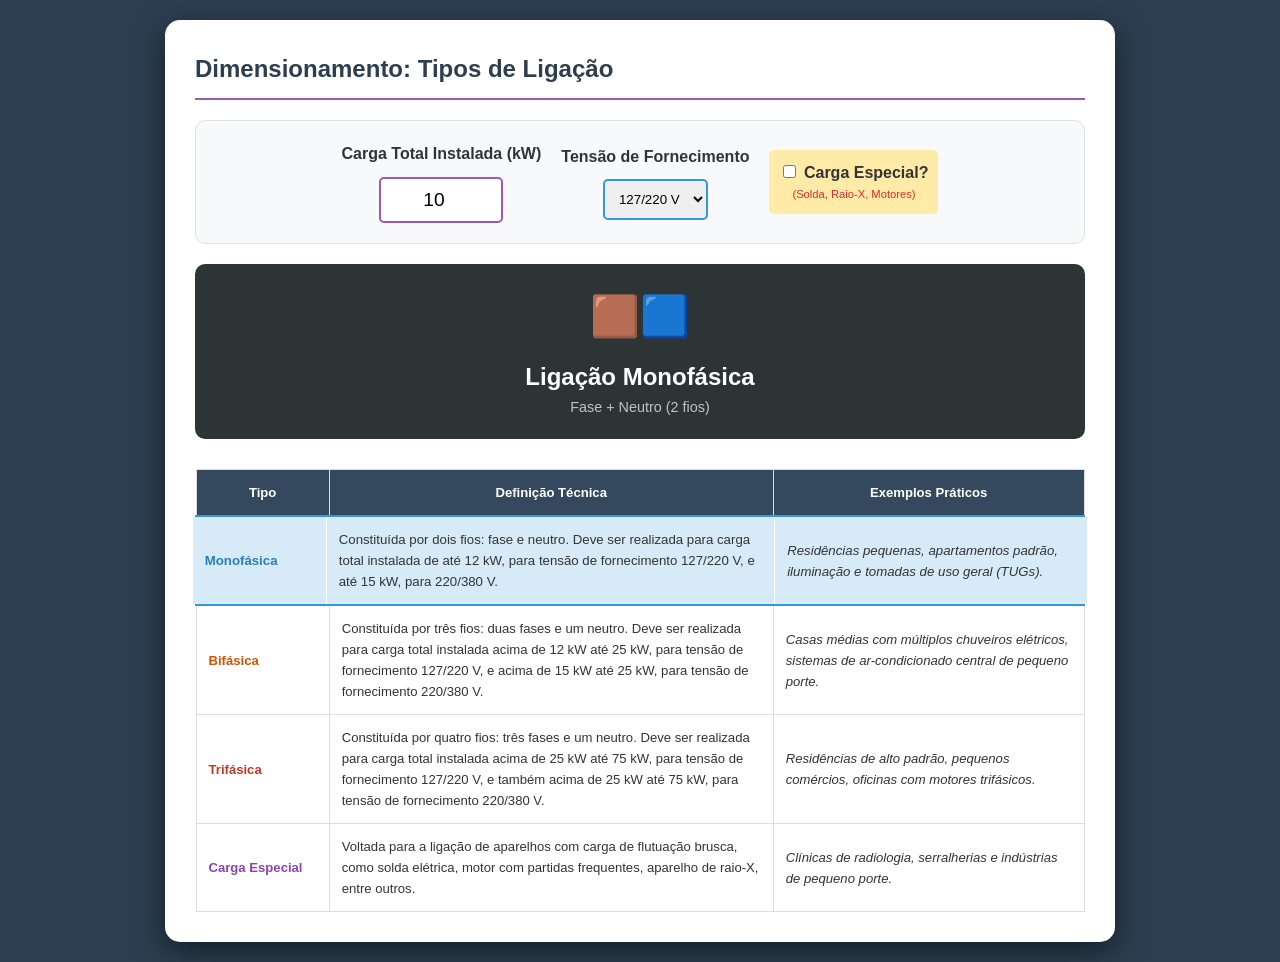
<file: pagina_nove.html>
<!DOCTYPE html>
<html lang="pt-br">
<head>
    <meta charset="UTF-8">
    <meta name="viewport" content="width=device-width, initial-scale=1.0">
    <title>Tipos de Ligação - Dimensionamento</title>
</head>
<body style="font-family: 'Segoe UI', Tahoma, Geneva, Verdana, sans-serif; background: #2c3e50; color: #fff; padding: 20px; line-height: 1.6; margin: 0; display: flex; flex-direction: column; align-items: center;">

<div class="container" style="max-width: 950px; width: 100%; margin: 0 auto; background: #fff; color: #333; padding: 30px; border-radius: 15px; box-shadow: 0 10px 30px rgba(0,0,0,0.5); box-sizing: border-box;">
    
    <h2 style="border-bottom: 2px solid #9b59b6; padding-bottom: 10px; color: #2c3e50; margin-top: 0;">Dimensionamento: Tipos de Ligação</h2>

    <div style="background: #f8f9fa; padding: 20px; border-radius: 10px; border: 1px solid #dee2e6; margin-bottom: 20px; display: flex; flex-wrap: wrap; gap: 20px; align-items: center; justify-content: center;">
        <div style="text-align: center;">
            <label style="display: block; font-weight: bold; margin-bottom: 10px;">Carga Total Instalada (kW)</label>
            <input type="number" id="loadInput" value="10" step="1" min="0" max="100" style="padding: 10px; width: 100px; border-radius: 5px; border: 2px solid #9b59b6; font-size: 1.2em; text-align: center;">
        </div>
        
        <div style="text-align: center;">
            <label style="display: block; font-weight: bold; margin-bottom: 10px;">Tensão de Fornecimento</label>
            <select id="voltageSelect" style="padding: 10px; border-radius: 5px; border: 2px solid #3498db;">
                <option value="127">127/220 V</option>
                <option value="220">220/380 V</option>
            </select>
        </div>

        <div style="text-align: center; background: #ffeaa7; padding: 10px; border-radius: 5px;">
            <label style="font-weight: bold; cursor: pointer;">
                <input type="checkbox" id="specialLoad"> Carga Especial?
            </label>
            <div style="font-size: 0.7em; color: #d63031;">(Solda, Raio-X, Motores)</div>
        </div>
    </div>

    <div id="result-visual" style="text-align: center; margin-bottom: 30px; padding: 20px; background: #2d3436; border-radius: 10px; color: #fab1a0;">
        <div id="wiring-viz" style="font-size: 2.5em; margin-bottom: 10px;"></div>
        <div id="type-title" style="font-size: 1.5em; font-weight: bold; color: #fff;"></div>
        <div id="type-desc" style="font-size: 0.9em; color: #bdc3c7;"></div>
    </div>

    <table style="width: 100%; border-collapse: collapse; font-size: 0.82em; border: 1px solid #ddd;">
        <thead style="background: #34495e; color: white;">
            <tr>
                <th style="padding: 12px; border: 1px solid #ddd; width: 15%;">Tipo</th>
                <th style="padding: 12px; border: 1px solid #ddd; width: 50%;">Definição Técnica</th>
                <th style="padding: 12px; border: 1px solid #ddd; width: 35%;">Exemplos Práticos</th>
            </tr>
        </thead>
        <tbody id="table-body">
            <tr id="row-mono">
                <td style="padding: 12px; border: 1px solid #ddd; font-weight: bold; color: #2980b9;">Monofásica</td>
                <td style="padding: 12px; border: 1px solid #ddd;">Constituída por dois fios: fase e neutro. Deve ser realizada para carga total instalada de até 12 kW, para tensão de fornecimento 127/220 V, e até 15 kW, para 220/380 V.</td>
                <td style="padding: 12px; border: 1px solid #ddd; font-style: italic;">Residências pequenas, apartamentos padrão, iluminação e tomadas de uso geral (TUGs).</td>
            </tr>
            <tr id="row-bi">
                <td style="padding: 12px; border: 1px solid #ddd; font-weight: bold; color: #d35400;">Bifásica</td>
                <td style="padding: 12px; border: 1px solid #ddd;">Constituída por três fios: duas fases e um neutro. Deve ser realizada para carga total instalada acima de 12 kW até 25 kW, para tensão de fornecimento 127/220 V, e acima de 15 kW até 25 kW, para tensão de fornecimento 220/380 V.</td>
                <td style="padding: 12px; border: 1px solid #ddd; font-style: italic;">Casas médias com múltiplos chuveiros elétricos, sistemas de ar-condicionado central de pequeno porte.</td>
            </tr>
            <tr id="row-tri">
                <td style="padding: 12px; border: 1px solid #ddd; font-weight: bold; color: #c0392b;">Trifásica</td>
                <td style="padding: 12px; border: 1px solid #ddd;">Constituída por quatro fios: três fases e um neutro. Deve ser realizada para carga total instalada acima de 25 kW até 75 kW, para tensão de fornecimento 127/220 V, e também acima de 25 kW até 75 kW, para tensão de fornecimento 220/380 V.</td>
                <td style="padding: 12px; border: 1px solid #ddd; font-style: italic;">Residências de alto padrão, pequenos comércios, oficinas com motores trifásicos.</td>
            </tr>
            <tr id="row-special">
                <td style="padding: 12px; border: 1px solid #ddd; font-weight: bold; color: #8e44ad;">Carga Especial</td>
                <td style="padding: 12px; border: 1px solid #ddd;">Voltada para a ligação de aparelhos com carga de flutuação brusca, como solda elétrica, motor com partidas frequentes, aparelho de raio-X, entre outros.</td>
                <td style="padding: 12px; border: 1px solid #ddd; font-style: italic;">Clínicas de radiologia, serralherias e indústrias de pequeno porte.</td>
            </tr>
        </tbody>
    </table>
</div>

<style>
    .highlight-row { background-color: #d6eaf8 !important; border: 2px solid #3498db !important; transform: scale(1.01); transition: 0.2s; }
    input[type="number"]:focus { outline: none; border-color: #9b59b6; box-shadow: 0 0 5px rgba(155, 89, 182, 0.5); }
</style>

<script>
    const loadInput = document.getElementById('loadInput');
    const voltageSelect = document.getElementById('voltageSelect');
    const specialLoad = document.getElementById('specialLoad');
    const viz = document.getElementById('wiring-viz');
    const typeTitle = document.getElementById('type-title');
    const typeDesc = document.getElementById('type-desc');

    function calculate() {
        const kw = parseFloat(loadInput.value);
        const volt = parseInt(voltageSelect.value);
        const isSpecial = specialLoad.checked;
        
        document.querySelectorAll('tr').forEach(r => r.classList.remove('highlight-row'));
        
        if (isSpecial) {
            updateUI("row-special", "⚡⚙️⚡", "Ligação de Carga Especial", "Requer análise técnica para flutuação brusca.");
            return;
        }

        const limitMono = (volt === 127) ? 12 : 15;
        
        if (kw <= limitMono) {
            updateUI("row-mono", "🟫🟦", "Ligação Monofásica", "Fase + Neutro (2 fios)");
        } else if (kw > limitMono && kw <= 25) {
            updateUI("row-bi", "🟫🟫🟦", "Ligação Bifásica", "Fase + Fase + Neutro (3 fios)");
        } else if (kw > 25 && kw <= 75) {
            updateUI("row-tri", "🟫🟫🟫🟦", "Ligação Trifásica", "Fase + Fase + Fase + Neutro (4 fios)");
        } else {
            updateUI(null, "⚠️", "Carga Excede 75kW", "Consulte a concessionária (Cabine Primária).");
        }
    }

    function updateUI(rowId, wires, title, desc) {
        if(rowId) document.getElementById(rowId).classList.add('highlight-row');
        viz.innerHTML = wires;
        typeTitle.innerText = title;
        typeDesc.innerText = desc;
    }

    loadInput.addEventListener('input', calculate);
    voltageSelect.addEventListener('change', calculate);
    specialLoad.addEventListener('change', calculate);
    calculate();
</script>

</body>
</html>
</file>
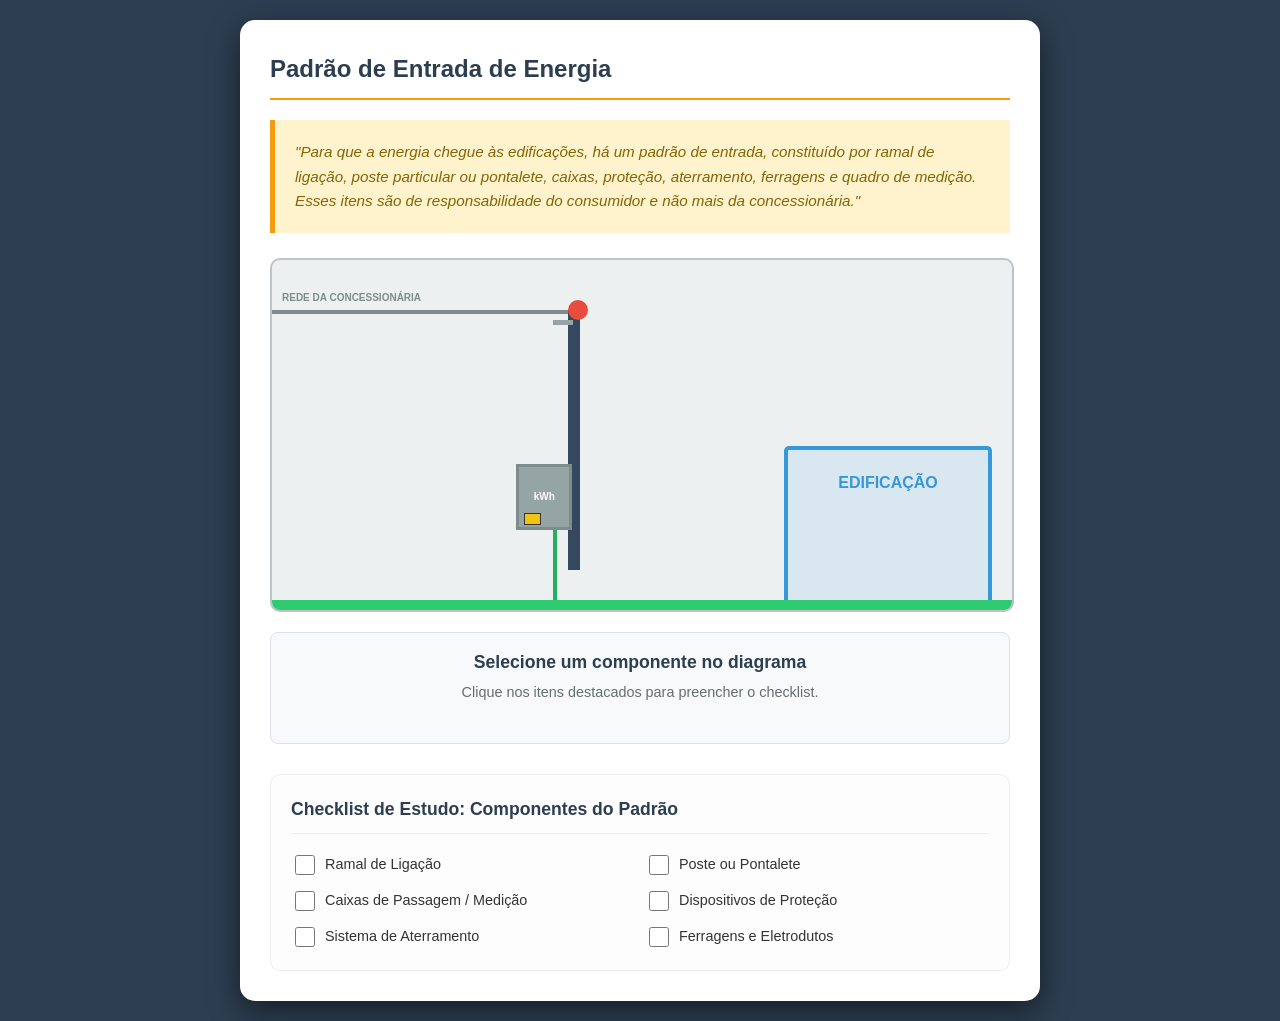
<file: pagina_oito.html>
<!DOCTYPE html>
<html lang="pt-br">
<head>
    <meta charset="UTF-8">
    <meta name="viewport" content="width=device-width, initial-scale=1.0">
    <title>Padrão de Entrada - Responsabilidades</title>
</head>
<body style="font-family: 'Segoe UI', Tahoma, Geneva, Verdana, sans-serif; background: #2c3e50; color: #fff; padding: 20px; line-height: 1.6; margin: 0; display: flex; flex-direction: column; align-items: center;">

<div class="container" style="max-width: 800px; width: 100%; margin: 0 auto; background: #fff; color: #333; padding: 30px; border-radius: 15px; box-shadow: 0 10px 30px rgba(0,0,0,0.5); box-sizing: border-box;">
    
    <h2 style="border-bottom: 2px solid #f39c12; padding-bottom: 10px; color: #2c3e50; margin-top: 0;">Padrão de Entrada de Energia</h2>

    <div style="background: #fff3cd; padding: 20px; border-left: 5px solid #f39c12; color: #856404; margin-bottom: 25px; font-style: italic; font-size: 0.95em;">
        "Para que a energia chegue às edificações, há um padrão de entrada, constituído por ramal de ligação, poste particular ou pontalete, caixas, proteção, aterramento, ferragens e quadro de medição. Esses itens são de responsabilidade do consumidor e não mais da concessionária."
    </div>

    <div id="diagram-stage" style="width: 100%; height: 350px; background: #ecf0f1; border-radius: 10px; position: relative; overflow: hidden; border: 2px solid #bdc3c7; margin-bottom: 20px;">
        
        <div style="position: absolute; top: 50px; left: 0; width: 40%; height: 4px; background: #7f8c8d; z-index: 1;"></div>
        <div style="position: absolute; top: 30px; left: 10px; color: #7f8c8d; font-size: 10px; font-weight: bold;">REDE DA CONCESSIONÁRIA</div>

        <div id="part-ramal" class="comp" style="position: absolute; top: 40px; left: 40%; width: 20px; height: 20px; background: #e74c3c; border-radius: 50%; cursor: pointer; z-index: 2;" onclick="showInfo('Ramal de Ligação', 'Ponto de conexão entre a rede da concessionária e a instalação do consumidor.', 'chk-ramal')"></div>

        <div id="part-poste" class="comp" style="position: absolute; top: 50px; left: 40%; width: 12px; height: 260px; background: #34495e; cursor: pointer;" onclick="showInfo('Poste Particular / Pontalete', 'Suporte mecânico para ancoragem dos cabos.', 'chk-poste')"></div>
        <div id="part-ferragem" class="comp" style="position: absolute; top: 60px; left: 38%; width: 20px; height: 5px; background: #95a5a6; cursor: pointer;" onclick="showInfo('Ferragens', 'Armação secundária, roldanas e parafusos de fixação.', 'chk-ferragem')"></div>

        <div id="part-caixa" class="comp" style="position: absolute; bottom: 80px; left: 33%; width: 50px; height: 60px; background: #95a5a6; border: 3px solid #7f8c8d; cursor: pointer; display: flex; align-items: center; justify-content: center; color: white; font-weight: bold; font-size: 10px;" onclick="showInfo('Quadro de Medição / Caixas', 'Local do medidor e caixas de passagem.', 'chk-caixa')">kWh</div>
        <div id="part-protecao" class="comp" style="position: absolute; bottom: 85px; left: 34%; width: 15px; height: 10px; background: #f1c40f; border: 1px solid #333; cursor: pointer;" onclick="showInfo('Proteção', 'Disjuntor termomagnético geral da entrada.', 'chk-protecao')"></div>

        <div id="part-aterramento" class="comp" style="position: absolute; bottom: 0; left: 38%; width: 4px; height: 80px; background: #27ae60; cursor: pointer;" onclick="showInfo('Aterramento', 'Hastes de cobre e condutores de segurança.', 'chk-terra')"></div>
        
        <div style="position: absolute; bottom: 0; width: 100%; height: 10px; background: #2ecc71;"></div> 
        
        <div style="position: absolute; bottom: 10px; right: 20px; width: 200px; height: 150px; border: 4px solid #3498db; border-bottom: none; border-radius: 5px 5px 0 0; background: rgba(52, 152, 219, 0.1);">
             <div style="text-align: center; margin-top: 20px; color: #3498db; font-weight: bold;">EDIFICAÇÃO</div>
        </div>
    </div>

    <div id="info-panel" style="background: #f8f9fa; padding: 15px; border-radius: 8px; border: 1px solid #dee2e6; min-height: 80px; text-align: center;">
        <p id="info-title" style="margin: 0; color: #2c3e50; font-weight: bold; font-size: 1.1em;">Selecione um componente no diagrama</p>
        <p id="info-desc" style="margin: 5px 0 0; color: #636e72; font-size: 0.9em;">Clique nos itens destacados para preencher o checklist.</p>
    </div>

    <div style="margin-top: 30px; padding: 20px; background: #fdfdfd; border: 1px solid #eee; border-radius: 10px;">
        <h3 style="margin-top: 0; font-size: 1.1em; color: #2c3e50; border-bottom: 1px solid #eee; padding-bottom: 10px;">Checklist de Estudo: Componentes do Padrão</h3>
        <div style="display: grid; grid-template-columns: 1fr 1fr; gap: 10px; margin-top: 15px;">
            <label style="display: flex; align-items: center; font-size: 0.9em; cursor: pointer;"><input type="checkbox" id="chk-ramal" style="margin-right: 10px;"> Ramal de Ligação</label>
            <label style="display: flex; align-items: center; font-size: 0.9em; cursor: pointer;"><input type="checkbox" id="chk-poste" style="margin-right: 10px;"> Poste ou Pontalete</label>
            <label style="display: flex; align-items: center; font-size: 0.9em; cursor: pointer;"><input type="checkbox" id="chk-caixa" style="margin-right: 10px;"> Caixas de Passagem / Medição</label>
            <label style="display: flex; align-items: center; font-size: 0.9em; cursor: pointer;"><input type="checkbox" id="chk-protecao" style="margin-right: 10px;"> Dispositivos de Proteção</label>
            <label style="display: flex; align-items: center; font-size: 0.9em; cursor: pointer;"><input type="checkbox" id="chk-terra" style="margin-right: 10px;"> Sistema de Aterramento</label>
            <label style="display: flex; align-items: center; font-size: 0.9em; cursor: pointer;"><input type="checkbox" id="chk-ferragem" style="margin-right: 10px;"> Ferragens e Eletrodutos</label>
        </div>
    </div>
</div>

<style>
    .comp { transition: transform 0.2s, filter 0.2s; }
    .comp:hover { transform: scale(1.2); filter: brightness(1.2); outline: 2px solid #f1c40f; }
    @keyframes pulse { 0% { box-shadow: 0 0 0 0px rgba(241, 196, 15, 0.7); } 100% { box-shadow: 0 0 0 10px rgba(241, 196, 15, 0); } }
    .comp { animation: pulse 2s infinite; }
    input[type="checkbox"] { accent-color: #27ae60; width: 20px; height: 20px; }
</style>

<script>
    function showInfo(title, desc, checkId) {
        const titleEl = document.getElementById('info-title');
        const descEl = document.getElementById('info-desc');
        const panel = document.getElementById('info-panel');
        
        titleEl.innerText = title;
        descEl.innerText = desc;
        
        // Auto-check the item
        if(checkId) {
            document.getElementById(checkId).checked = true;
        }
        
        panel.style.backgroundColor = "#d5f5e3";
        setTimeout(() => {
            panel.style.backgroundColor = "#f8f9fa";
        }, 400);
    }
</script>

</body>
</html>
</file>
